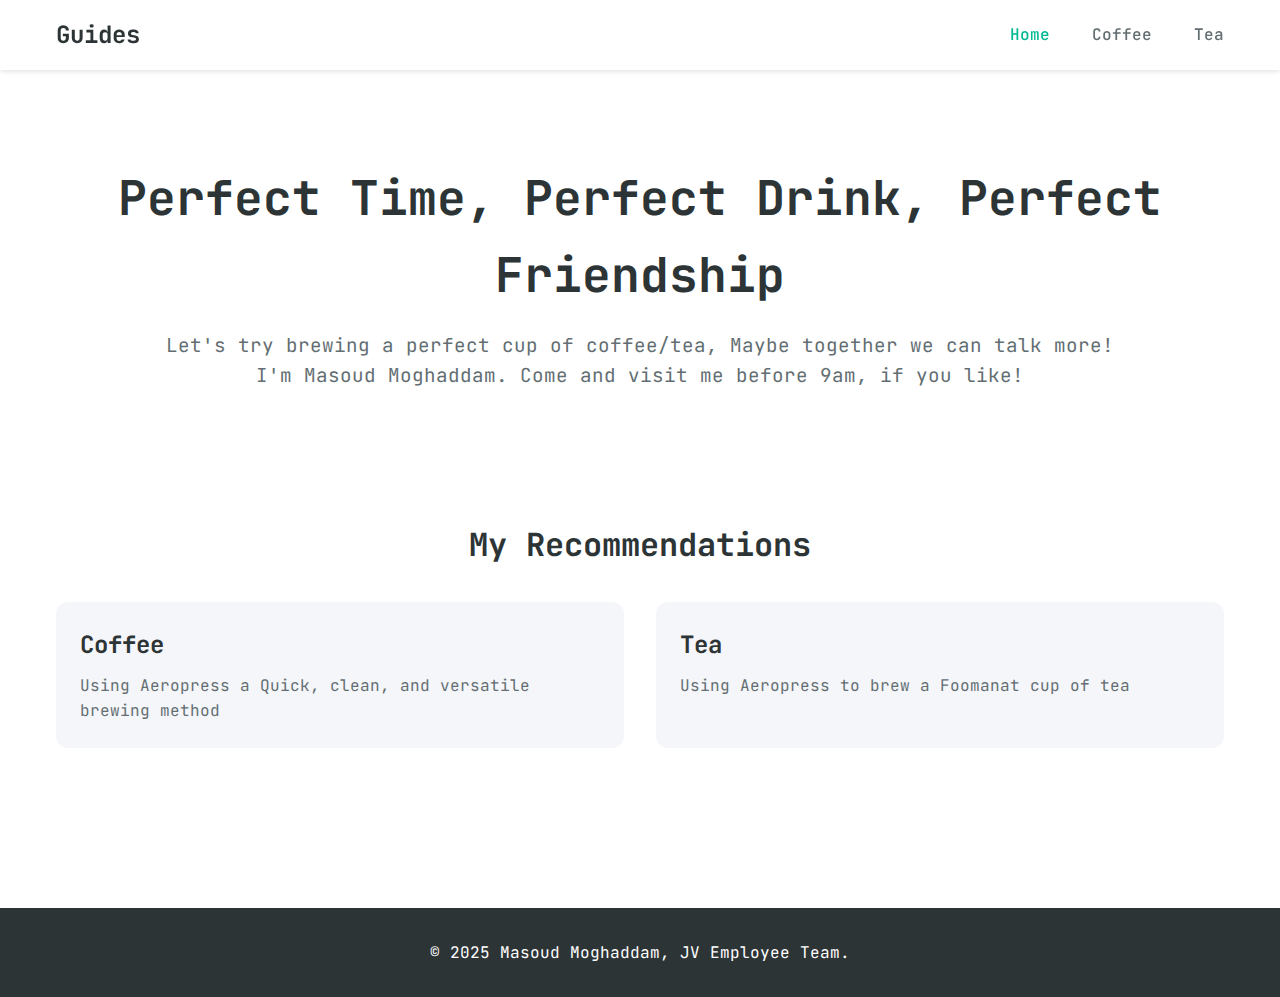
<file: index.html>
<!DOCTYPE html>
<html lang="en">
  <head>
    <meta charset="UTF-8" />
    <meta name="viewport" content="width=device-width, initial-scale=1.0" />
    <title>JV Colleagues Invite Guide</title>
    <link rel="icon" type="image/x-icon" href="assets/favicon.ico" />
    <link rel="stylesheet" href="styles.css" />
    <link rel="preconnect" href="https://fonts.googleapis.com" />
    <link rel="preconnect" href="https://fonts.gstatic.com" crossorigin />
    <link
      href="https://fonts.googleapis.com/css2?family=JetBrains+Mono:wght@400;500;600;700&display=swap"
      rel="stylesheet"
    />
  </head>
  <body>
    <nav class="navbar">
      <div class="nav-content">
        <a href="/" class="logo">Guides</a>
        <div class="nav-links">
          <a href="./" class="active">Home</a>
          <a href="coffee.html">Coffee</a>
          <a href="tea.html">Tea</a>
        </div>
      </div>
    </nav>

    <main class="container">
      <section class="hero">
        <h1>Perfect Time, Perfect Drink, Perfect Friendship</h1>
        <p>
          Let's try brewing a perfect cup of coffee/tea, Maybe together we can
          talk more!
        </p>
        <p>I'm Masoud Moghaddam. Come and visit me before 9am, if you like!</p>
      </section>

      <section class="methods">
        <h2>My Recommendations</h2>
        <div class="method-grid">
          <a href="coffee.html" class="method-card">
            <h3>Coffee</h3>
            <p>Using Aeropress a Quick, clean, and versatile brewing method</p>
          </a>
          <a href="tea.html" class="method-card">
            <h3>Tea</h3>
            <p>Using Aeropress to brew a Foomanat cup of tea</p>
          </a>
        </div>
      </section>
    </main>

    <footer>
      <div class="footer-content">
        <p>© 2025 Masoud Moghaddam, JV Employee Team.</p>
      </div>
    </footer>
  </body>
</html>
</file>
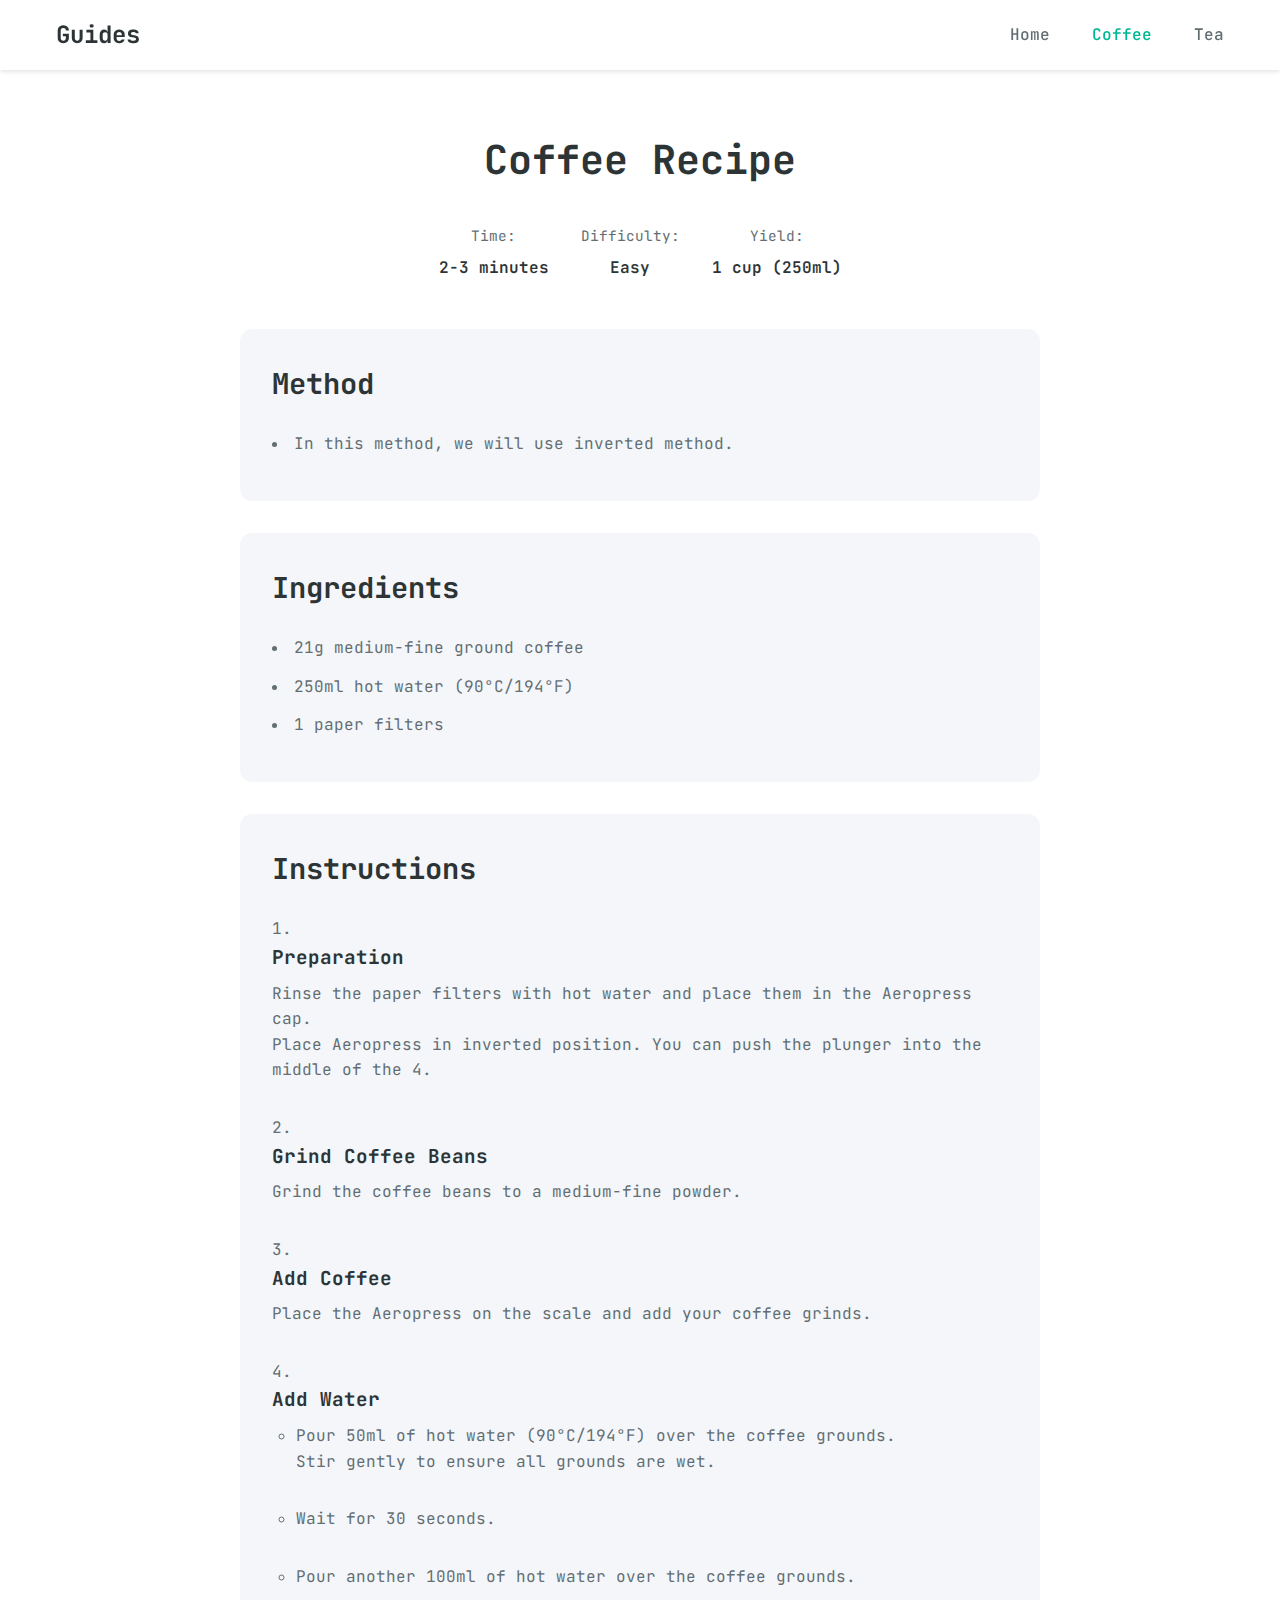
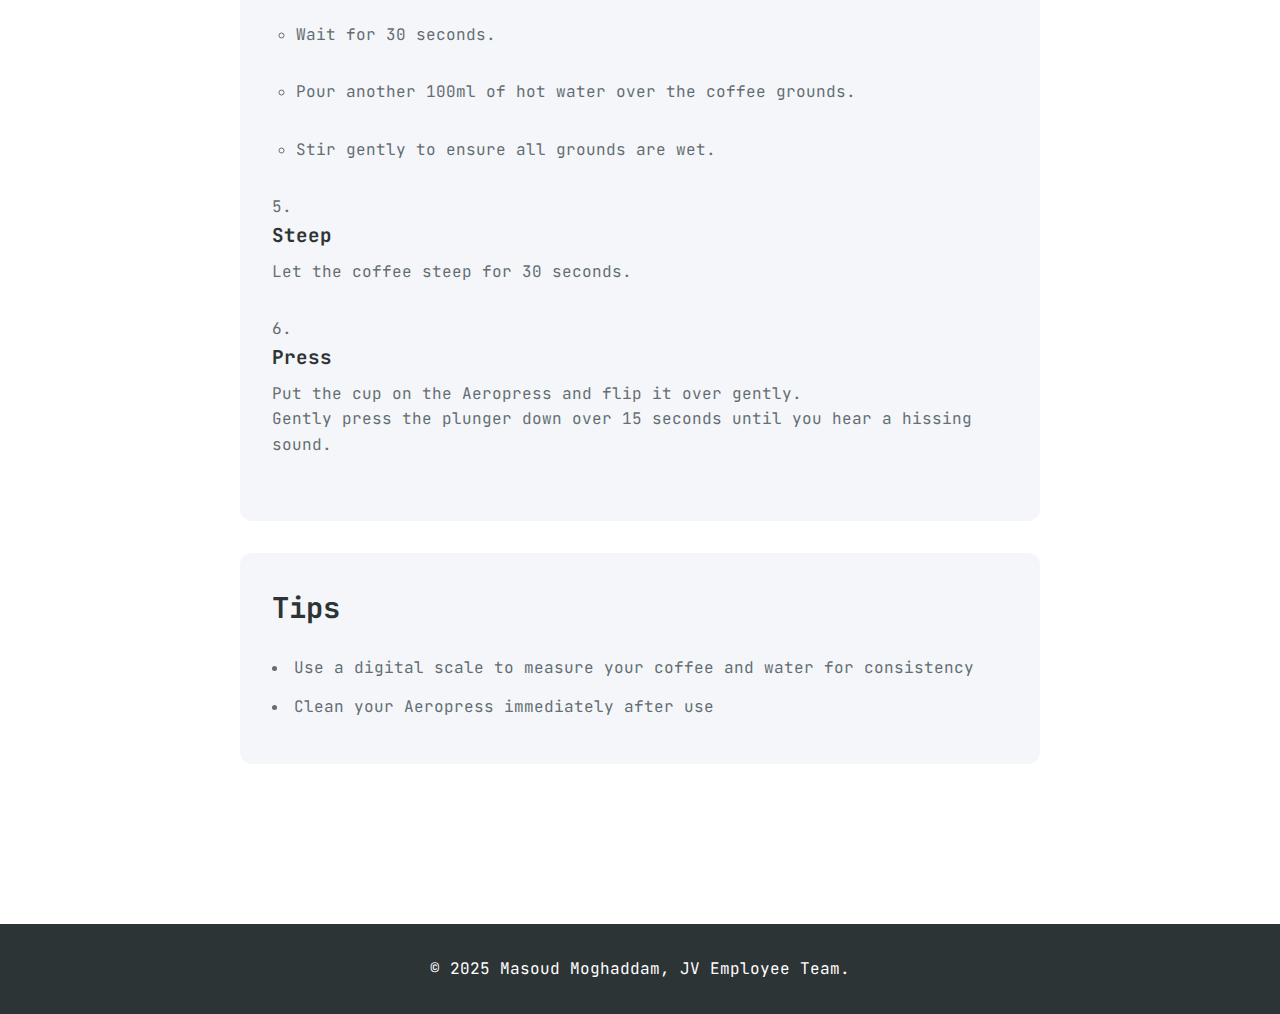
<file: coffee.html>
<!DOCTYPE html>
<html lang="en">
  <head>
    <meta charset="UTF-8" />
    <meta name="viewport" content="width=device-width, initial-scale=1.0" />
    <title>Coffee Guide - JV Colleagues</title>
    <link rel="icon" type="image/x-icon" href="assets/favicon.ico" />
    <link rel="stylesheet" href="styles.css" />
    <link rel="preconnect" href="https://fonts.googleapis.com" />
    <link rel="preconnect" href="https://fonts.gstatic.com" crossorigin />
    <link
      href="https://fonts.googleapis.com/css2?family=JetBrains+Mono:wght@400;500;600;700&display=swap"
      rel="stylesheet"
    />
  </head>
  <body>
    <nav class="navbar">
      <div class="nav-content">
        <a href="/" class="logo">Guides</a>
        <div class="nav-links">
          <a href="./">Home</a>
          <a href="coffee.html" class="active">Coffee</a>
          <a href="tea.html">Tea</a>
        </div>
      </div>
    </nav>

    <main class="container">
      <section class="recipe">
        <h1>Coffee Recipe</h1>
        <div class="recipe-meta">
          <div class="meta-item">
            <span class="label">Time:</span>
            <span class="value">2-3 minutes</span>
          </div>
          <div class="meta-item">
            <span class="label">Difficulty:</span>
            <span class="value">Easy</span>
          </div>
          <div class="meta-item">
            <span class="label">Yield:</span>
            <span class="value">1 cup (250ml)</span>
          </div>
        </div>

        <div class="method">
          <h2>Method</h2>
          <ul>
            <li>In this method, we will use inverted method.</li>
          </ul>
        </div>

        <div class="ingredients">
          <h2>Ingredients</h2>
          <ul>
            <li>21g medium-fine ground coffee</li>
            <li>250ml hot water (90°C/194°F)</li>
            <li>1 paper filters</li>
          </ul>
        </div>

        <div class="instructions">
          <h2>Instructions</h2>
          <ol>
            <li>
              <h3>Preparation</h3>
              <p>
                Rinse the paper filters with hot water and place them in the
                Aeropress cap.
              </p>
              <p>
                Place Aeropress in inverted position. You can push the plunger
                into the middle of the 4.
              </p>
            </li>
            <li>
              <h3>Grind Coffee Beans</h3>
              <p>Grind the coffee beans to a medium-fine powder.</p>
            </li>
            <li>
              <h3>Add Coffee</h3>
              <p>
                Place the Aeropress on the scale and add your coffee grinds.
              </p>
            </li>
            <li>
              <h3>Add Water</h3>
              <ul class="water-steps">
                <li>
                  <p>
                    Pour 50ml of hot water (90°C/194°F) over the coffee grounds.
                  </p>
                  <p>Stir gently to ensure all grounds are wet.</p>
                </li>
                <li>
                  <p>Wait for 30 seconds.</p>
                </li>
                <li>
                  <p>
                    Pour another 100ml of hot water over the coffee grounds.
                  </p>
                </li>
                <li>
                  <p>Wait for 30 seconds.</p>
                </li>
                <li>
                  <p>
                    Pour another 100ml of hot water over the coffee grounds.
                  </p>
                </li>
                <li>
                  <p>Stir gently to ensure all grounds are wet.</p>
                </li>
              </ul>
            </li>
            <li>
              <h3>Steep</h3>
              <p>Let the coffee steep for 30 seconds.</p>
            </li>
            <li>
              <h3>Press</h3>
              <p>Put the cup on the Aeropress and flip it over gently.</p>
              <p>
                Gently press the plunger down over 15 seconds until you hear a
                hissing sound.
              </p>
            </li>
          </ol>
        </div>

        <div class="tips">
          <h2>Tips</h2>
          <ul>
            <li>
              Use a digital scale to measure your coffee and water for
              consistency
            </li>
            <li>Clean your Aeropress immediately after use</li>
          </ul>
        </div>
      </section>
    </main>

    <footer>
      <div class="footer-content">
        <p>© 2025 Masoud Moghaddam, JV Employee Team.</p>
      </div>
    </footer>
  </body>
</html>
</file>
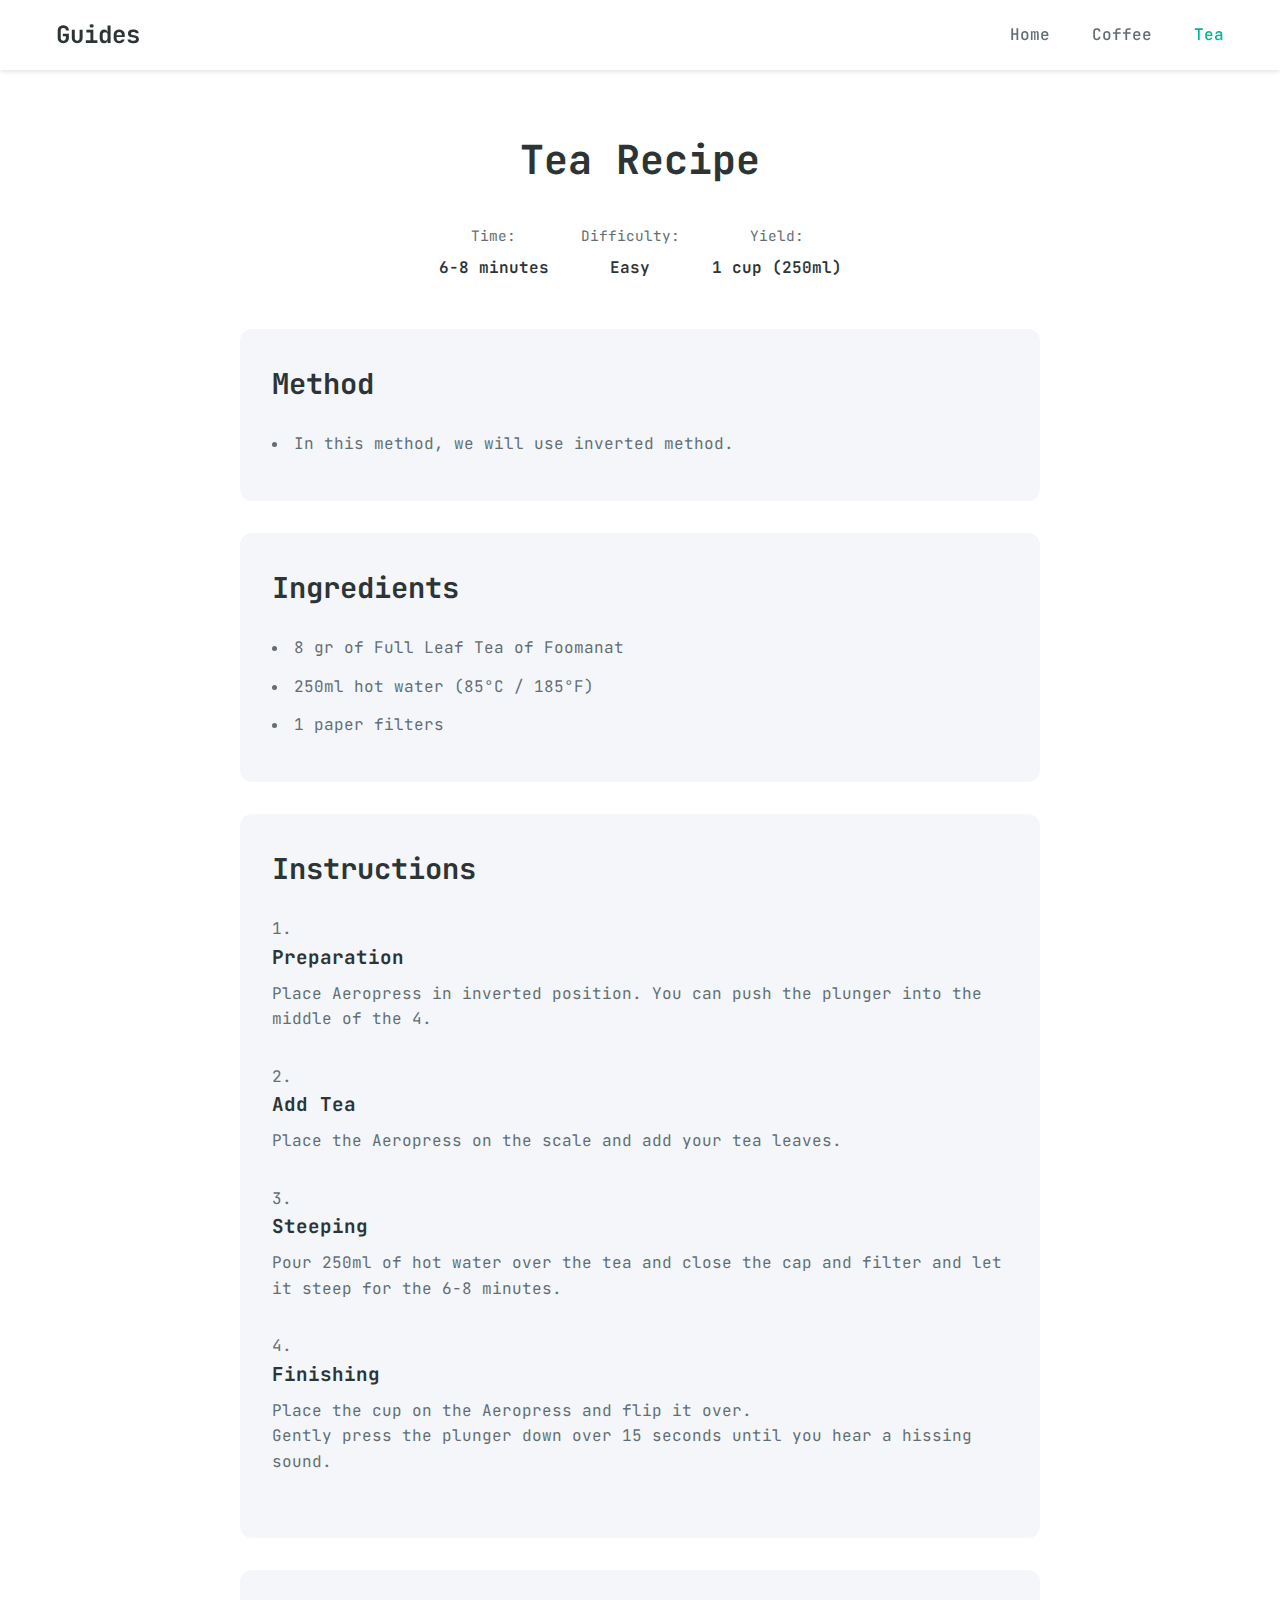
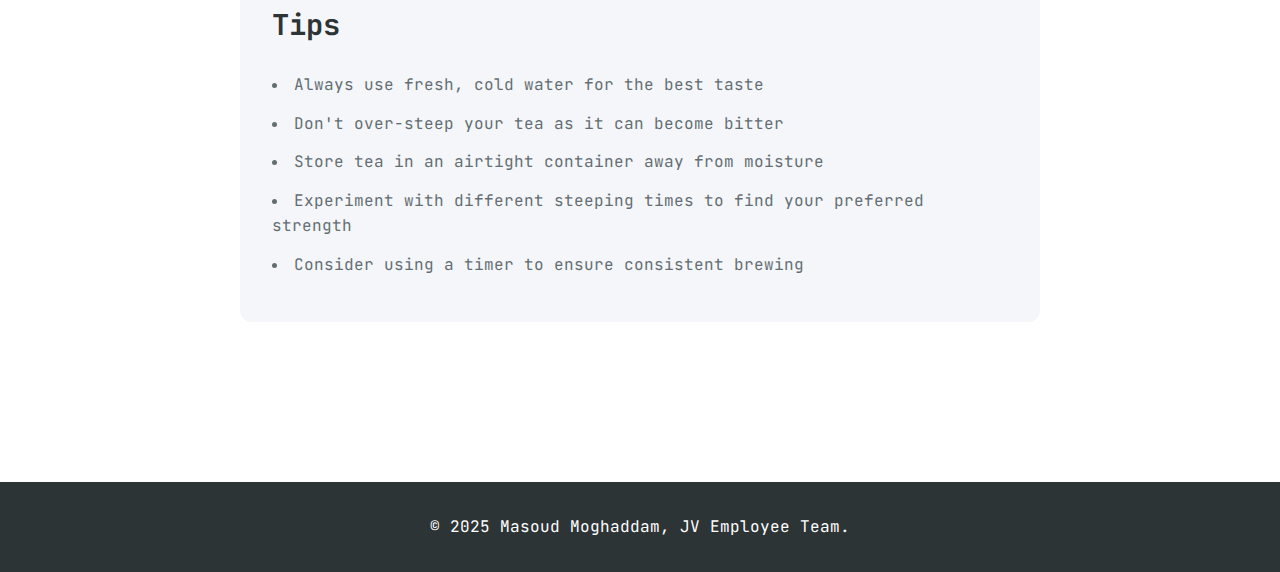
<file: tea.html>
<!DOCTYPE html>
<html lang="en">
  <head>
    <meta charset="UTF-8" />
    <meta name="viewport" content="width=device-width, initial-scale=1.0" />
    <title>JV Colleagues Invite Guide - Tea</title>
    <link rel="stylesheet" href="styles.css" />
    <link rel="preconnect" href="https://fonts.googleapis.com" />
    <link rel="preconnect" href="https://fonts.gstatic.com" crossorigin />
    <link
      href="https://fonts.googleapis.com/css2?family=JetBrains+Mono:wght@400;500;600;700&display=swap"
      rel="stylesheet"
    />
  </head>
  <body>
    <nav class="navbar">
      <div class="nav-content">
        <a href="/" class="logo">Guides</a>
        <div class="nav-links">
          <a href="./">Home</a>
          <a href="coffee.html">Coffee</a>
          <a href="tea.html" class="active">Tea</a>
        </div>
      </div>
    </nav>

    <main class="container">
      <section class="recipe">
        <h1>Tea Recipe</h1>
        <div class="recipe-meta">
          <div class="meta-item">
            <span class="label">Time:</span>
            <span class="value">6-8 minutes</span>
          </div>
          <div class="meta-item">
            <span class="label">Difficulty:</span>
            <span class="value">Easy</span>
          </div>
          <div class="meta-item">
            <span class="label">Yield:</span>
            <span class="value">1 cup (250ml)</span>
          </div>
        </div>

        <div class="method">
          <h2>Method</h2>
          <ul>
            <li>In this method, we will use inverted method.</li>
          </ul>
        </div>

        <div class="ingredients">
          <h2>Ingredients</h2>
          <ul>
            <li>8 gr of Full Leaf Tea of Foomanat</li>
            <li>250ml hot water (85°C / 185°F)</li>
            <li>1 paper filters</li>
          </ul>
        </div>

        <div class="instructions">
          <h2>Instructions</h2>
          <ol>
            <li>
              <h3>Preparation</h3>
              <p>
                Place Aeropress in inverted position. You can push the plunger
                into the middle of the 4.
              </p>
            </li>
            <li>
              <h3>Add Tea</h3>
              <p>Place the Aeropress on the scale and add your tea leaves.</p>
            </li>
            <li>
              <h3>Steeping</h3>
              <p>
                Pour 250ml of hot water over the tea and close the cap and
                filter and let it steep for the 6-8 minutes.
              </p>
            </li>
            <li>
              <h3>Finishing</h3>
              <p>Place the cup on the Aeropress and flip it over.</p>
              <p>
                Gently press the plunger down over 15 seconds until you hear a
                hissing sound.
              </p>
            </li>
          </ol>
        </div>

        <div class="tips">
          <h2>Tips</h2>
          <ul>
            <li>Always use fresh, cold water for the best taste</li>
            <li>Don't over-steep your tea as it can become bitter</li>
            <li>Store tea in an airtight container away from moisture</li>
            <li>
              Experiment with different steeping times to find your preferred
              strength
            </li>
            <li>Consider using a timer to ensure consistent brewing</li>
          </ul>
        </div>
      </section>
    </main>

    <footer>
      <div class="footer-content">
        <p>© 2025 Masoud Moghaddam, JV Employee Team.</p>
      </div>
    </footer>
  </body>
</html>
</file>
<file: styles.css>
:root {
  --primary-color: #2d3436;
  --secondary-color: #636e72;
  --accent-color: #00b894;
  --background-color: #ffffff;
  --text-color: #2d3436;
  --card-background: #f5f6fa;
}

* {
  margin: 0;
  padding: 0;
  box-sizing: border-box;
}

body {
  font-family: "JetBrains Mono", "Fira Code", "Source Code Pro", "Consolas",
    monospace;
  line-height: 1.6;
  color: var(--text-color);
  background-color: var(--background-color);
}

.navbar {
  background-color: var(--background-color);
  box-shadow: 0 2px 4px rgba(0, 0, 0, 0.1);
  position: fixed;
  width: 100%;
  top: 0;
  z-index: 1000;
}

.nav-content {
  max-width: 1200px;
  margin: 0 auto;
  padding: 1rem;
  display: flex;
  justify-content: space-between;
  align-items: center;
}

.logo {
  font-size: 1.5rem;
  font-weight: 700;
  color: var(--primary-color);
  text-decoration: none;
}

.nav-links a {
  color: var(--secondary-color);
  text-decoration: none;
  margin-left: 2rem;
  font-weight: 500;
  transition: color 0.3s ease;
}

.nav-links a:hover,
.nav-links a.active {
  color: var(--accent-color);
}

.container {
  max-width: 1200px;
  margin: 0 auto;
  padding: 6rem 1rem 2rem;
}

.hero {
  text-align: center;
  padding: 4rem 0;
}

.hero h1 {
  font-size: 3rem;
  margin-bottom: 1rem;
  color: var(--primary-color);
}

.hero p {
  font-size: 1.2rem;
  color: var(--secondary-color);
}

.methods {
  padding: 4rem 0;
}

.methods h2 {
  text-align: center;
  margin-bottom: 2rem;
  font-size: 2rem;
}

.method-grid {
  display: grid;
  grid-template-columns: repeat(auto-fit, minmax(300px, 1fr));
  gap: 2rem;
}

.method-card {
  background-color: var(--card-background);
  border-radius: 12px;
  overflow: hidden;
  text-decoration: none;
  color: var(--text-color);
  transition: transform 0.3s ease;
}

.method-card:hover {
  transform: translateY(-5px);
}

.method-card img {
  /* width: 100%; */
  /* height: 200px; */
  object-fit: cover;
  border-radius: 12px 12px 0 0;
  background-color: var(--card-background);
  padding: 1rem;
}

.method-card h3 {
  padding: 1.5rem 1.5rem 0.5rem;
  font-size: 1.5rem;
}

.method-card p {
  padding: 0 1.5rem 1.5rem;
  color: var(--secondary-color);
}

footer {
  background-color: var(--primary-color);
  color: white;
  padding: 2rem 0;
  margin-top: 4rem;
}

.footer-content {
  max-width: 1200px;
  margin: 0 auto;
  text-align: center;
}

@media (max-width: 768px) {
  .nav-content {
    flex-direction: column;
    text-align: center;
  }

  .nav-links {
    margin-top: 1rem;
  }

  .nav-links a {
    margin: 0 1rem;
  }

  .hero h1 {
    font-size: 2rem;
  }
}

/* Recipe Page Styles */
.recipe {
  max-width: 800px;
  margin: 0 auto;
  padding: 2rem 0;
}

.recipe h1 {
  font-size: 2.5rem;
  color: var(--primary-color);
  margin-bottom: 2rem;
  text-align: center;
}

.recipe-meta {
  display: flex;
  justify-content: center;
  gap: 2rem;
  margin-bottom: 3rem;
  flex-wrap: wrap;
}

.meta-item {
  text-align: center;
}

.meta-item .label {
  display: block;
  color: var(--secondary-color);
  font-size: 0.9rem;
  margin-bottom: 0.5rem;
}

.meta-item .value {
  font-weight: 600;
  color: var(--primary-color);
}

.method,
.ingredients,
.instructions,
.tips {
  background-color: var(--card-background);
  border-radius: 12px;
  padding: 2rem;
  margin-bottom: 2rem;
}

.method h2,
.ingredients h2,
.instructions h2,
.tips h2 {
  color: var(--primary-color);
  margin-bottom: 1.5rem;
  font-size: 1.8rem;
}

.method ul,
.ingredients ul,
.instructions ol,
.tips ul {
  list-style-position: inside;
}

.method li,
.ingredients li,
.instructions li,
.tips li {
  margin-bottom: 0.8rem;
  color: var(--secondary-color);
}

.instructions li {
  margin-bottom: 2rem;
}

.instructions h3 {
  color: var(--primary-color);
  margin-bottom: 0.5rem;
  font-size: 1.2rem;
}

.water-steps {
  padding-left: 1.5rem;
  list-style-position: outside;
}

@media (max-width: 768px) {
  .recipe-meta {
    flex-direction: column;
    gap: 1rem;
  }

  .recipe h1 {
    font-size: 2rem;
  }

  .ingredients,
  .instructions,
  .tips {
    padding: 1.5rem;
  }
}
</file>
